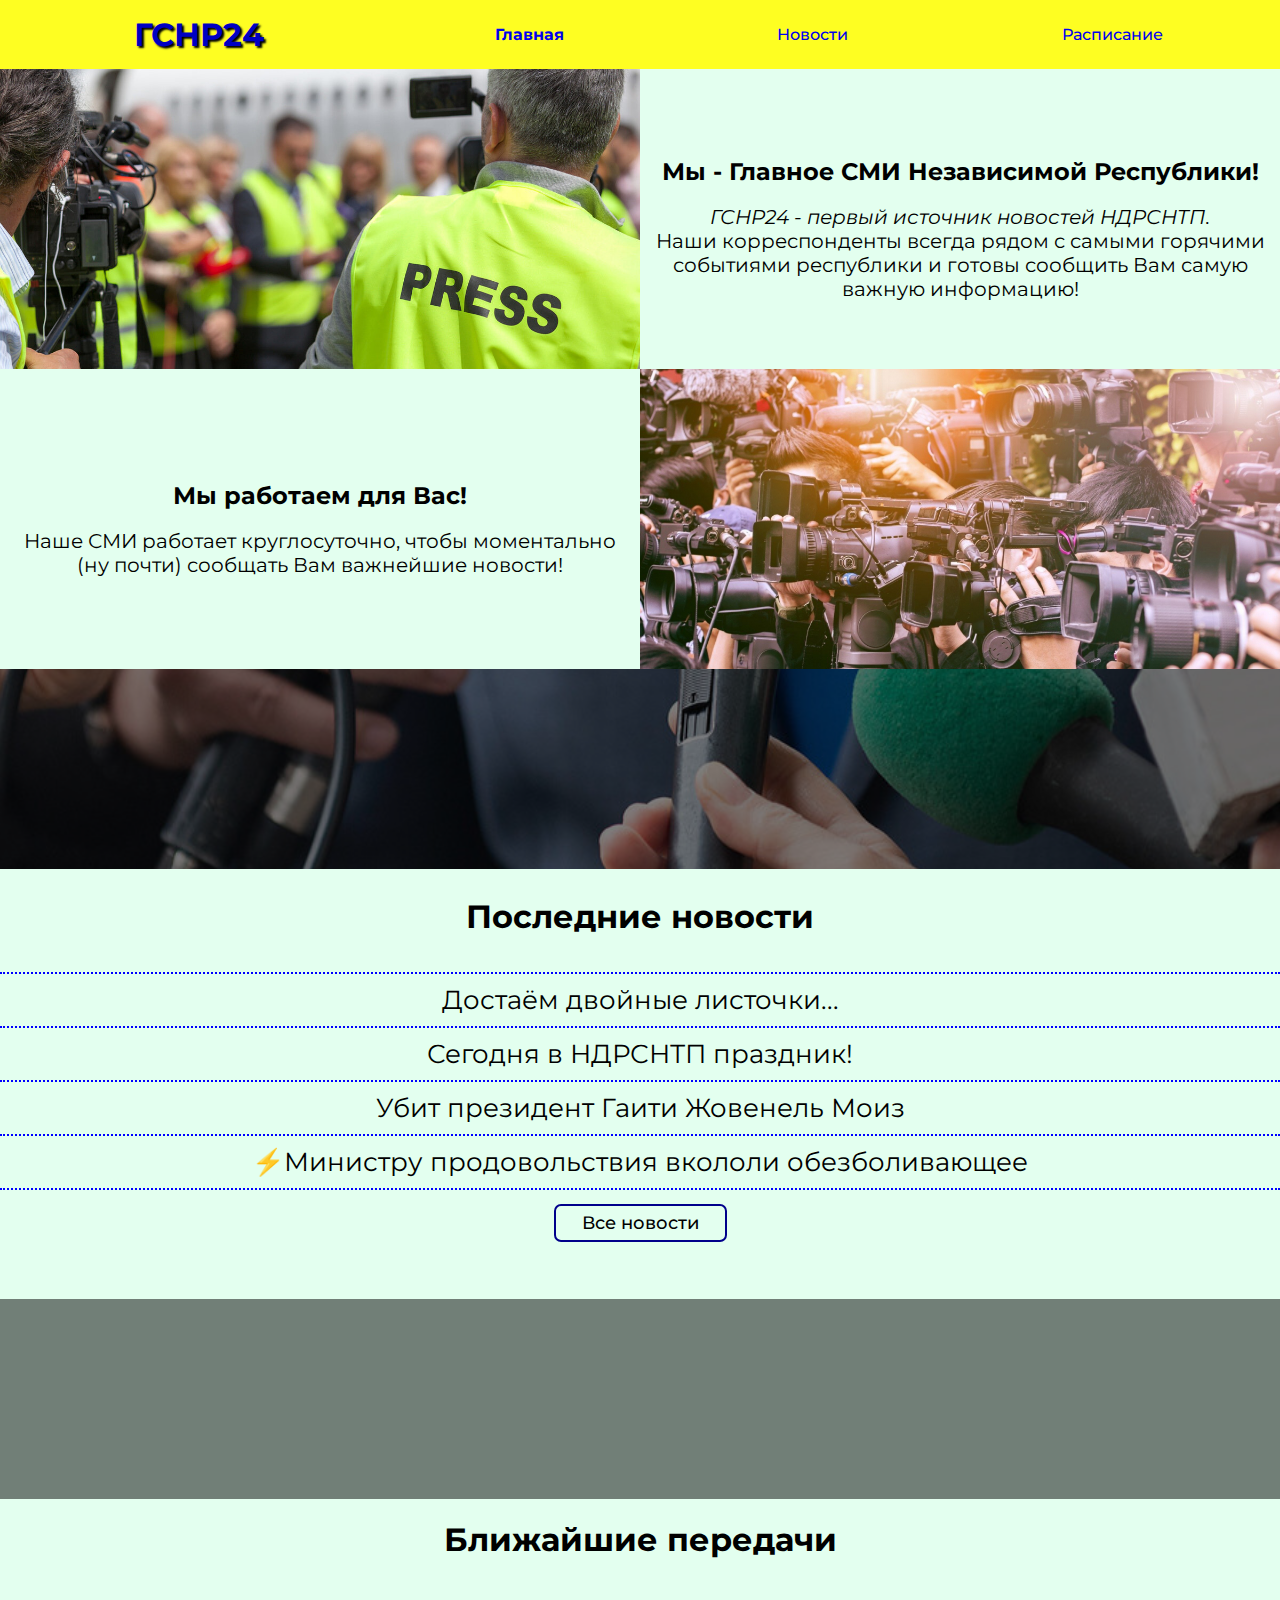
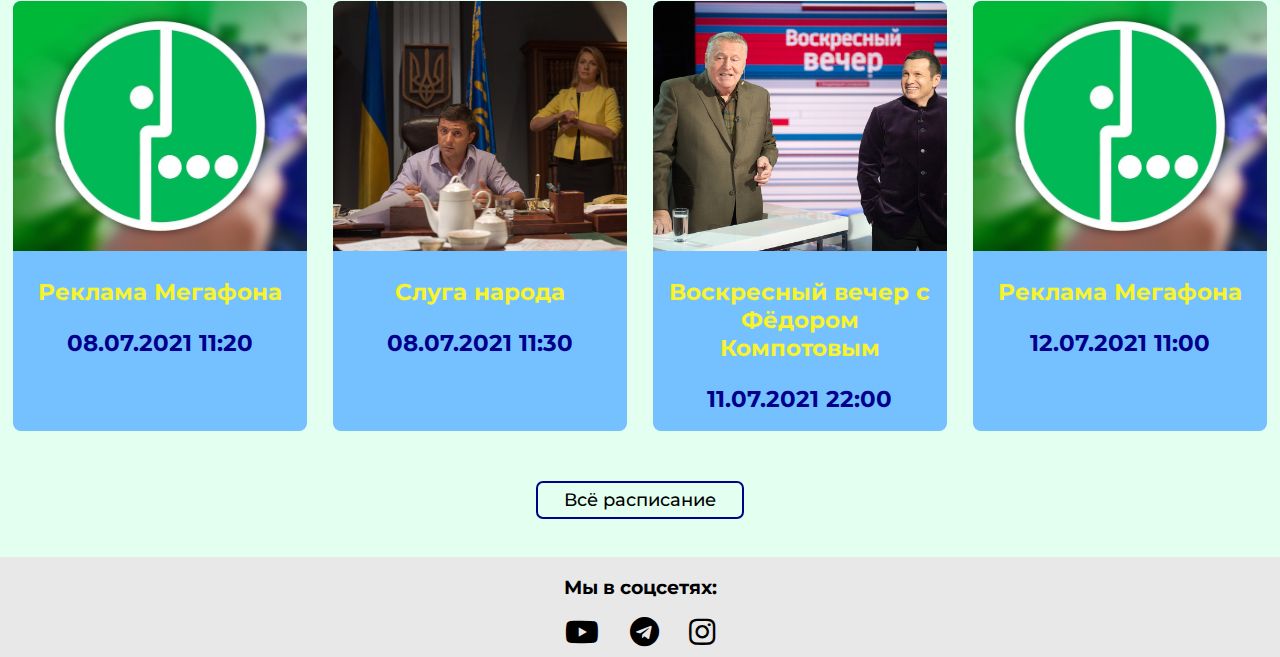
<file: gsnr/index.html>
<!DOCTYPE html>
<html>
    <head>
        <link rel="preconnect" href="https://fonts.googleapis.com">
        <link rel="preconnect" href="https://fonts.gstatic.com" crossorigin>
        <link href="https://fonts.googleapis.com/css2?family=Montserrat:ital,wght@0,100;0,200;0,300;0,400;0,500;0,600;0,700;0,800;0,900;1,100;1,200;1,300;1,400;1,500;1,600;1,700;1,800;1,900&display=swap" rel="stylesheet">
        <link rel="stylesheet" href="css/style.css">
        <link rel="stylesheet" href="https://use.fontawesome.com/releases/v5.2.0/css/all.css">
        <meta name="viewport" content="width=device-width, initial-scale=1">
        <title>ГСНР24: Главная</title>
    </head>
    <body>
        <header>
            <h1 class="curpointer" onclick="location.href='index.html'">ГСНР24</h1>
            <div class="main-menu">
                <a href="index.html" class="cur-item">Главная</a>
                <a href="news.html">Новости</a>
                <a href="schedule.html">Расписание</a>
            </div>
        </header>
        <main>
            <div class="cont">
                <div class="elem main-img">
                </div>
                <div class="elem">
                    <h2>Мы - Главное СМИ Независимой Республики!</h2>
                    <p><i>ГСНР24 - первый источник новостей НДРСНТП.</i></p><p>Наши корреспонденты всегда рядом с самыми горячими событиями республики и готовы сообщить Вам самую важную информацию!</p>
                </div>
            </div>
            <div class="cont reverse">
                <div class="elem">
                    <h2>Мы работаем для Вас!</h2>
                    <p>Наше СМИ работает круглосуточно, чтобы моментально (ну почти) сообщать Вам важнейшие новости!</p>
                </div>
                <div class="elem alltime-img">
                </div>
            </div>
            <div class="parallax" id="interviews"><div></div></div>
            <div id="lastNews">
                <h1>Последние новости</h1>
                <div class="newsCont">
                    <p onclick="location.href='articles/egeorkr.html'" class="bordertop">Достаём двойные листочки...</p>
                    <p onclick="location.href='article-3.html'">Сегодня в НДРСНТП праздник!</p>
                    <p onclick="location.href='article-2.html'">Убит президент Гаити Жовенель Моиз</p>
                    <p onclick="location.href='article-1.html'">⚡️Министру продовольствия вкололи обезболивающее</p>
                </div>
                <p class="btn" onclick="location.href='news.html'">Все новости</p>
            </div>
            <div class="parallax" id="tvs"><div></div></div>
            <div id="scheduleCont">
                <h1>Ближайшие передачи</h1>
                <div id="schedule-div">
                    <div class="schedule-card">
                        <div class="schedule-img megafon">
                        </div>
                        <div class="schedule-descr">
                            <p>Реклама Мегафона</p>
                            <p class="time-and-date">08.07.2021 11:20</p>
                        </div>
                    </div>
                    <div class="schedule-card">
                        <div class="schedule-img sluga">
                        </div>
                        <div class="schedule-descr">
                            <p>Слуга народа</p>
                            <p class="time-and-date">08.07.2021 11:30</p>
                        </div>
                    </div>
                    <div class="schedule-card">
                        <div class="schedule-img vvsfk">
                        </div>
                        <div class="schedule-descr">
                            <p>Воскресный вечер c Фёдором Компотовым</p>
                            <p class="time-and-date">11.07.2021 22:00</p>
                        </div>
                    </div>
                    <div class="schedule-card">
                        <div class="schedule-img megafon">
                        </div>
                        <div class="schedule-descr">
                            <p>Реклама Мегафона</p>
                            <p class="time-and-date">12.07.2021 11:00</p>
                        </div>
                    </div>
                </div>
                <p class="btn" onclick="location.href='schedule.html'">Всё расписание</p>
            </div>
            <div id="translation">
            </div>
        </main>
        <footer>
            <h3>Мы в соцсетях:</h3>
            <div class="icons-cont">
                <i title="YouTube" onclick="location.href='https://www.youtube.com/channel/UC6ONPHxKbgxLmtXpP44xqIg/'" class="fab fa-youtube social-icon"></i>
                <i title="Telegram" onclick="location.href='https://t.me/joinchat/7MdQAcQ_BIllNDgy'" class="fab fa-telegram social-icon"></i>
                <i title="Instagram" onclick="location.href='https://www.instagram.com/ndrsntp/'" class="fab fa-instagram social-icon"></i>
            </div>
        </footer>
    </body>
</html>
</file>
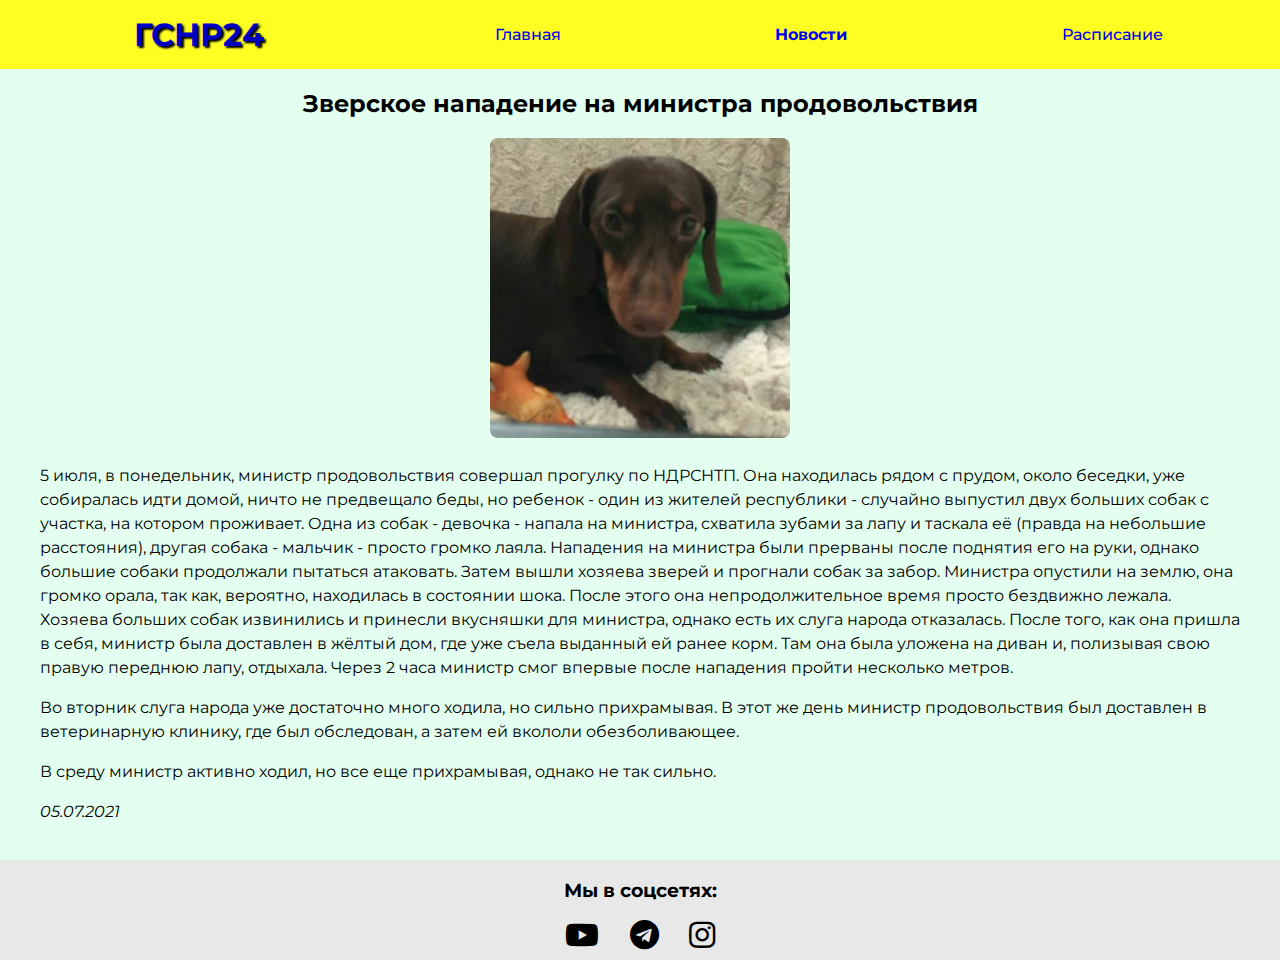
<file: gsnr/article-1.html>
<!DOCTYPE html>
<html>
    <head>
        <link rel="preconnect" href="https://fonts.googleapis.com">
        <link rel="preconnect" href="https://fonts.gstatic.com" crossorigin>
        <link href="https://fonts.googleapis.com/css2?family=Montserrat:ital,wght@0,100;0,200;0,300;0,400;0,500;0,600;0,700;0,800;0,900;1,100;1,200;1,300;1,400;1,500;1,600;1,700;1,800;1,900&display=swap" rel="stylesheet">
        <link rel="stylesheet" href="css/style.css">
        <link rel="stylesheet" href="https://use.fontawesome.com/releases/v5.2.0/css/all.css">
        <meta name="viewport" content="width=device-width, initial-scale=1">
        <title>ГСНР24: Новости</title>
    </head>
    <body>
        <header>
            <h1 class="curpointer" onclick="location.href='index.html'">ГСНР24</h1>
            <div class="main-menu">
                <a href="index.html">Главная</a>
                <a href="news.html" class="cur-item">Новости</a>
                <a href="schedule.html">Расписание</a>
            </div>
        </header>
        <main class="news-main">
            <h2>Зверское нападение на министра продовольствия</h2>
            <img class="news-img" src="img/jessi.jpg">
            <!-- <p class="article"><i class="fas fa-lock icon"></i><i> Статья дополняется и будет доступна после передачи "Воскресный Вечер с Фёдором Компотовым"</i></p> -->
            <div class="article">
                <p>5 июля, в понедельник, министр продовольствия совершал прогулку по НДРСНТП. Она находилась рядом с прудом, около беседки, уже собиралась идти домой, ничто не предвещало беды, но ребенок -  один из жителей республики - случайно выпустил двух больших собак с участка, на котором проживает. Одна из собак - девочка - напала на министра, схватила зубами за лапу и таскала её (правда на небольшие расстояния), другая собака - мальчик - просто громко лаяла. Нападения на министра были прерваны после поднятия его на руки, однако большие собаки продолжали пытаться атаковать. Затем вышли хозяева зверей и прогнали собак за забор. Министра опустили на землю, она громко орала, так как, вероятно, находилась в состоянии шока. После этого она непродолжительное время просто бездвижно лежала. Хозяева больших собак извинились и принесли вкусняшки для министра, однако есть их слуга народа отказалась. После того, как она пришла в себя, министр была доставлен в жёлтый дом, где уже съела выданный ей ранее корм. Там она была уложена на диван и, полизывая свою правую переднюю лапу, отдыхала. Через 2 часа министр смог впервые после нападения пройти несколько метров.</p>
                <p>Во вторник слуга народа уже достаточно много ходила, но сильно прихрамывая. В этот же день министр продовольствия был доставлен в ветеринарную клинику, где был обследован, а затем ей вкололи обезболивающее.</p>
                <p>В среду министр активно ходил, но все еще прихрамывая, однако не так сильно.</p>
                <p><i>05.07.2021</i></p>
            </div>
        </main>
        <footer>
            <h3>Мы в соцсетях:</h3>
            <div class="icons-cont">
                <i title="YouTube" onclick="location.href='https://www.youtube.com/channel/UC6ONPHxKbgxLmtXpP44xqIg/'" class="fab fa-youtube social-icon"></i>
                <i title="Telegram" onclick="location.href='https://t.me/joinchat/7MdQAcQ_BIllNDgy'" class="fab fa-telegram social-icon"></i>
                <i title="Instagram" onclick="location.href='https://www.instagram.com/ndrsntp/'" class="fab fa-instagram social-icon"></i>
            </div>
        </footer>
    </body>
</html>
</file>
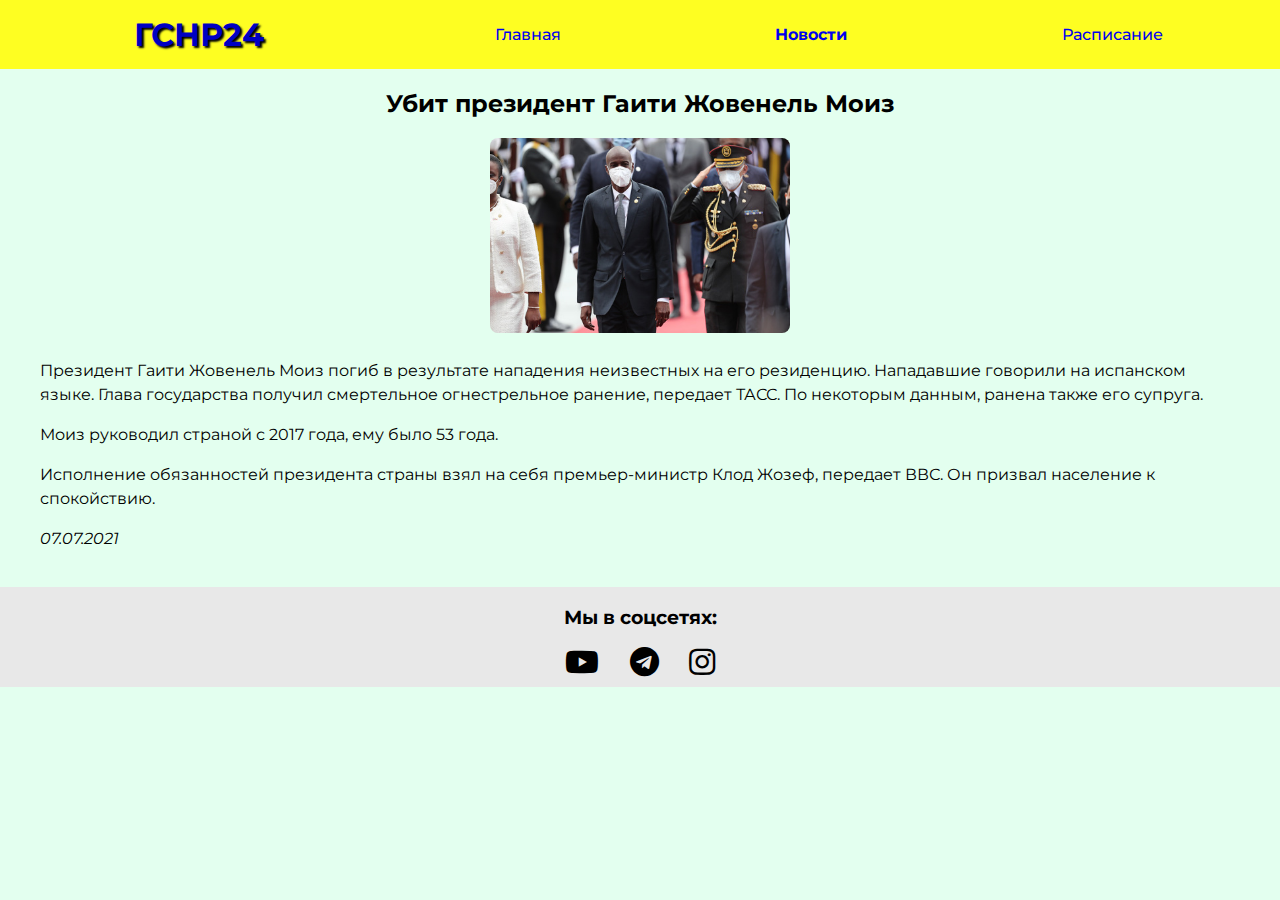
<file: gsnr/article-2.html>
<!DOCTYPE html>
<html>
    <head>
        <link rel="preconnect" href="https://fonts.googleapis.com">
        <link rel="preconnect" href="https://fonts.gstatic.com" crossorigin>
        <link href="https://fonts.googleapis.com/css2?family=Montserrat:ital,wght@0,100;0,200;0,300;0,400;0,500;0,600;0,700;0,800;0,900;1,100;1,200;1,300;1,400;1,500;1,600;1,700;1,800;1,900&display=swap" rel="stylesheet">
        <link rel="stylesheet" href="css/style.css">
        <link rel="stylesheet" href="https://use.fontawesome.com/releases/v5.2.0/css/all.css">
        <meta name="viewport" content="width=device-width, initial-scale=1">
        <title>ГСНР24: Новости</title>
    </head>
    <body>
        <header>
            <h1 class="curpointer" onclick="location.href='index.html'">ГСНР24</h1>
            <div class="main-menu">
                <a href="index.html">Главная</a>
                <a href="news.html" class="cur-item">Новости</a>
                <a href="schedule.html">Расписание</a>
            </div>
        </header>
        <main class="news-main">
            <h2>Убит президент Гаити Жовенель Моиз</h2>
            <img class="news-img" src="img/presidentgaiti.jpg">
            <div class="article">
                <p>Президент Гаити Жовенель Моиз погиб в результате нападения неизвестных на его резиденцию. Нападавшие говорили на испанском языке. Глава государства получил смертельное огнестрельное ранение, передает ТАСС. По некоторым данным, ранена также его супруга.</p>
                <p>Моиз руководил страной с 2017 года, ему было 53 года.</p>
                <p>Исполнение обязанностей президента страны взял на себя премьер-министр Клод Жозеф, передает ВВС. Он призвал население к спокойствию.</p>
                <p><i>07.07.2021</i></p>
            </div>
        </main>
        <footer>
            <h3>Мы в соцсетях:</h3>
            <div class="icons-cont">
                <i title="YouTube" onclick="location.href='https://www.youtube.com/channel/UC6ONPHxKbgxLmtXpP44xqIg/'" class="fab fa-youtube social-icon"></i>
                <i title="Telegram" onclick="location.href='https://t.me/joinchat/7MdQAcQ_BIllNDgy'" class="fab fa-telegram social-icon"></i>
                <i title="Instagram" onclick="location.href='https://www.instagram.com/ndrsntp/'" class="fab fa-instagram social-icon"></i>
            </div>
        </footer>
    </body>
</html>
</file>
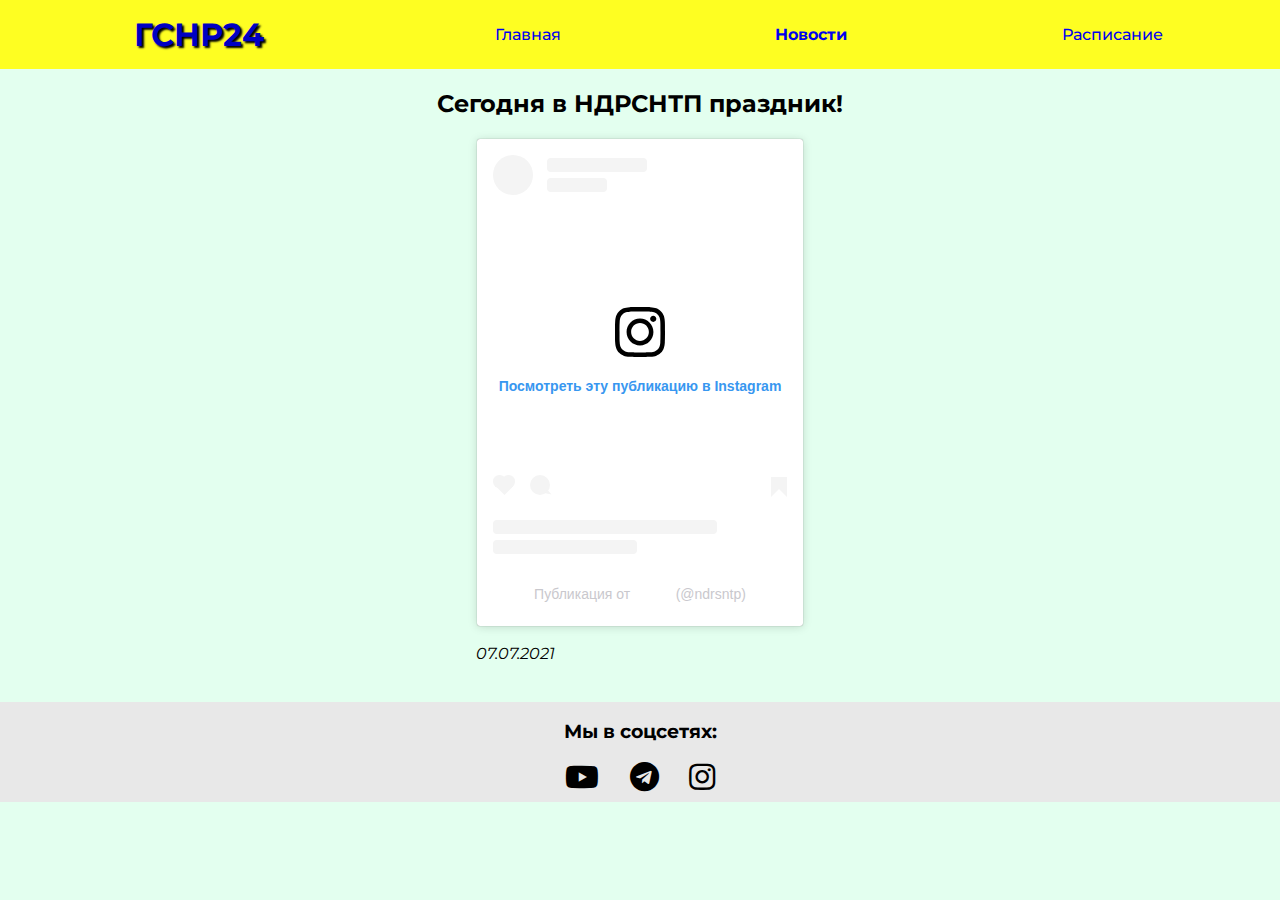
<file: gsnr/article-3.html>
<!DOCTYPE html>
<html>
    <head>
        <link rel="preconnect" href="https://fonts.googleapis.com">
        <link rel="preconnect" href="https://fonts.gstatic.com" crossorigin>
        <link href="https://fonts.googleapis.com/css2?family=Montserrat:ital,wght@0,100;0,200;0,300;0,400;0,500;0,600;0,700;0,800;0,900;1,100;1,200;1,300;1,400;1,500;1,600;1,700;1,800;1,900&display=swap" rel="stylesheet">
        <link rel="stylesheet" href="css/style.css">
        <link rel="stylesheet" href="https://use.fontawesome.com/releases/v5.2.0/css/all.css">
        <meta name="viewport" content="width=device-width, initial-scale=1">
        <title>ГСНР24: Новости</title>
    </head>
    <body>
        <header>
            <h1 class="curpointer" onclick="location.href='index.html'">ГСНР24</h1>
            <div class="main-menu">
                <a href="index.html">Главная</a>
                <a href="news.html" class="cur-item">Новости</a>
                <a href="schedule.html">Расписание</a>
            </div>
        </header>
        <main class="news-main">
            <h2>Сегодня в НДРСНТП праздник!</h2>
            <div class="article">
                <blockquote class="instagram-media" data-instgrm-captioned data-instgrm-permalink="https://www.instagram.com/p/CRCRJb5BhR7/?utm_source=ig_embed&amp;utm_campaign=loading" data-instgrm-version="13" style=" background:#FFF; border:0; border-radius:3px; box-shadow:0 0 1px 0 rgba(0,0,0,0.5),0 1px 10px 0 rgba(0,0,0,0.15); margin: 1px; max-width:540px; min-width:326px; padding:0; width:99.375%; width:-webkit-calc(100% - 2px); width:calc(100% - 2px);"><div style="padding:16px;"> <a href="https://www.instagram.com/p/CRCRJb5BhR7/?utm_source=ig_embed&amp;utm_campaign=loading" style=" background:#FFFFFF; line-height:0; padding:0 0; text-align:center; text-decoration:none; width:100%;" target="_blank"> <div style=" display: flex; flex-direction: row; align-items: center;"> <div style="background-color: #F4F4F4; border-radius: 50%; flex-grow: 0; height: 40px; margin-right: 14px; width: 40px;"></div> <div style="display: flex; flex-direction: column; flex-grow: 1; justify-content: center;"> <div style=" background-color: #F4F4F4; border-radius: 4px; flex-grow: 0; height: 14px; margin-bottom: 6px; width: 100px;"></div> <div style=" background-color: #F4F4F4; border-radius: 4px; flex-grow: 0; height: 14px; width: 60px;"></div></div></div><div style="padding: 19% 0;"></div> <div style="display:block; height:50px; margin:0 auto 12px; width:50px;"><svg width="50px" height="50px" viewBox="0 0 60 60" version="1.1" xmlns="https://www.w3.org/2000/svg" xmlns:xlink="https://www.w3.org/1999/xlink"><g stroke="none" stroke-width="1" fill="none" fill-rule="evenodd"><g transform="translate(-511.000000, -20.000000)" fill="#000000"><g><path d="M556.869,30.41 C554.814,30.41 553.148,32.076 553.148,34.131 C553.148,36.186 554.814,37.852 556.869,37.852 C558.924,37.852 560.59,36.186 560.59,34.131 C560.59,32.076 558.924,30.41 556.869,30.41 M541,60.657 C535.114,60.657 530.342,55.887 530.342,50 C530.342,44.114 535.114,39.342 541,39.342 C546.887,39.342 551.658,44.114 551.658,50 C551.658,55.887 546.887,60.657 541,60.657 M541,33.886 C532.1,33.886 524.886,41.1 524.886,50 C524.886,58.899 532.1,66.113 541,66.113 C549.9,66.113 557.115,58.899 557.115,50 C557.115,41.1 549.9,33.886 541,33.886 M565.378,62.101 C565.244,65.022 564.756,66.606 564.346,67.663 C563.803,69.06 563.154,70.057 562.106,71.106 C561.058,72.155 560.06,72.803 558.662,73.347 C557.607,73.757 556.021,74.244 553.102,74.378 C549.944,74.521 548.997,74.552 541,74.552 C533.003,74.552 532.056,74.521 528.898,74.378 C525.979,74.244 524.393,73.757 523.338,73.347 C521.94,72.803 520.942,72.155 519.894,71.106 C518.846,70.057 518.197,69.06 517.654,67.663 C517.244,66.606 516.755,65.022 516.623,62.101 C516.479,58.943 516.448,57.996 516.448,50 C516.448,42.003 516.479,41.056 516.623,37.899 C516.755,34.978 517.244,33.391 517.654,32.338 C518.197,30.938 518.846,29.942 519.894,28.894 C520.942,27.846 521.94,27.196 523.338,26.654 C524.393,26.244 525.979,25.756 528.898,25.623 C532.057,25.479 533.004,25.448 541,25.448 C548.997,25.448 549.943,25.479 553.102,25.623 C556.021,25.756 557.607,26.244 558.662,26.654 C560.06,27.196 561.058,27.846 562.106,28.894 C563.154,29.942 563.803,30.938 564.346,32.338 C564.756,33.391 565.244,34.978 565.378,37.899 C565.522,41.056 565.552,42.003 565.552,50 C565.552,57.996 565.522,58.943 565.378,62.101 M570.82,37.631 C570.674,34.438 570.167,32.258 569.425,30.349 C568.659,28.377 567.633,26.702 565.965,25.035 C564.297,23.368 562.623,22.342 560.652,21.575 C558.743,20.834 556.562,20.326 553.369,20.18 C550.169,20.033 549.148,20 541,20 C532.853,20 531.831,20.033 528.631,20.18 C525.438,20.326 523.257,20.834 521.349,21.575 C519.376,22.342 517.703,23.368 516.035,25.035 C514.368,26.702 513.342,28.377 512.574,30.349 C511.834,32.258 511.326,34.438 511.181,37.631 C511.035,40.831 511,41.851 511,50 C511,58.147 511.035,59.17 511.181,62.369 C511.326,65.562 511.834,67.743 512.574,69.651 C513.342,71.625 514.368,73.296 516.035,74.965 C517.703,76.634 519.376,77.658 521.349,78.425 C523.257,79.167 525.438,79.673 528.631,79.82 C531.831,79.965 532.853,80.001 541,80.001 C549.148,80.001 550.169,79.965 553.369,79.82 C556.562,79.673 558.743,79.167 560.652,78.425 C562.623,77.658 564.297,76.634 565.965,74.965 C567.633,73.296 568.659,71.625 569.425,69.651 C570.167,67.743 570.674,65.562 570.82,62.369 C570.966,59.17 571,58.147 571,50 C571,41.851 570.966,40.831 570.82,37.631"></path></g></g></g></svg></div><div style="padding-top: 8px;"> <div style=" color:#3897f0; font-family:Arial,sans-serif; font-size:14px; font-style:normal; font-weight:550; line-height:18px;"> Посмотреть эту публикацию в Instagram</div></div><div style="padding: 12.5% 0;"></div> <div style="display: flex; flex-direction: row; margin-bottom: 14px; align-items: center;"><div> <div style="background-color: #F4F4F4; border-radius: 50%; height: 12.5px; width: 12.5px; transform: translateX(0px) translateY(7px);"></div> <div style="background-color: #F4F4F4; height: 12.5px; transform: rotate(-45deg) translateX(3px) translateY(1px); width: 12.5px; flex-grow: 0; margin-right: 14px; margin-left: 2px;"></div> <div style="background-color: #F4F4F4; border-radius: 50%; height: 12.5px; width: 12.5px; transform: translateX(9px) translateY(-18px);"></div></div><div style="margin-left: 8px;"> <div style=" background-color: #F4F4F4; border-radius: 50%; flex-grow: 0; height: 20px; width: 20px;"></div> <div style=" width: 0; height: 0; border-top: 2px solid transparent; border-left: 6px solid #f4f4f4; border-bottom: 2px solid transparent; transform: translateX(16px) translateY(-4px) rotate(30deg)"></div></div><div style="margin-left: auto;"> <div style=" width: 0px; border-top: 8px solid #F4F4F4; border-right: 8px solid transparent; transform: translateY(16px);"></div> <div style=" background-color: #F4F4F4; flex-grow: 0; height: 12px; width: 16px; transform: translateY(-4px);"></div> <div style=" width: 0; height: 0; border-top: 8px solid #F4F4F4; border-left: 8px solid transparent; transform: translateY(-4px) translateX(8px);"></div></div></div> <div style="display: flex; flex-direction: column; flex-grow: 1; justify-content: center; margin-bottom: 24px;"> <div style=" background-color: #F4F4F4; border-radius: 4px; flex-grow: 0; height: 14px; margin-bottom: 6px; width: 224px;"></div> <div style=" background-color: #F4F4F4; border-radius: 4px; flex-grow: 0; height: 14px; width: 144px;"></div></div></a><p style=" color:#c9c8cd; font-family:Arial,sans-serif; font-size:14px; line-height:17px; margin-bottom:0; margin-top:8px; overflow:hidden; padding:8px 0 7px; text-align:center; text-overflow:ellipsis; white-space:nowrap;"><a href="https://www.instagram.com/p/CRCRJb5BhR7/?utm_source=ig_embed&amp;utm_campaign=loading" style=" color:#c9c8cd; font-family:Arial,sans-serif; font-size:14px; font-style:normal; font-weight:normal; line-height:17px; text-decoration:none;" target="_blank">Публикация от ⠀ ⠀ ⠀ (@ndrsntp)</a></p></div></blockquote> <script async src="//www.instagram.com/embed.js"></script>
                <p><i>07.07.2021</i></p>
            </div>
        </main>
        <footer>
            <h3>Мы в соцсетях:</h3>
            <div class="icons-cont">
                <i title="YouTube" onclick="location.href='https://www.youtube.com/channel/UC6ONPHxKbgxLmtXpP44xqIg/'" class="fab fa-youtube social-icon"></i>
                <i title="Telegram" onclick="location.href='https://t.me/joinchat/7MdQAcQ_BIllNDgy'" class="fab fa-telegram social-icon"></i>
                <i title="Instagram" onclick="location.href='https://www.instagram.com/ndrsntp/'" class="fab fa-instagram social-icon"></i>
            </div>
        </footer>
    </body>
</html>
</file>
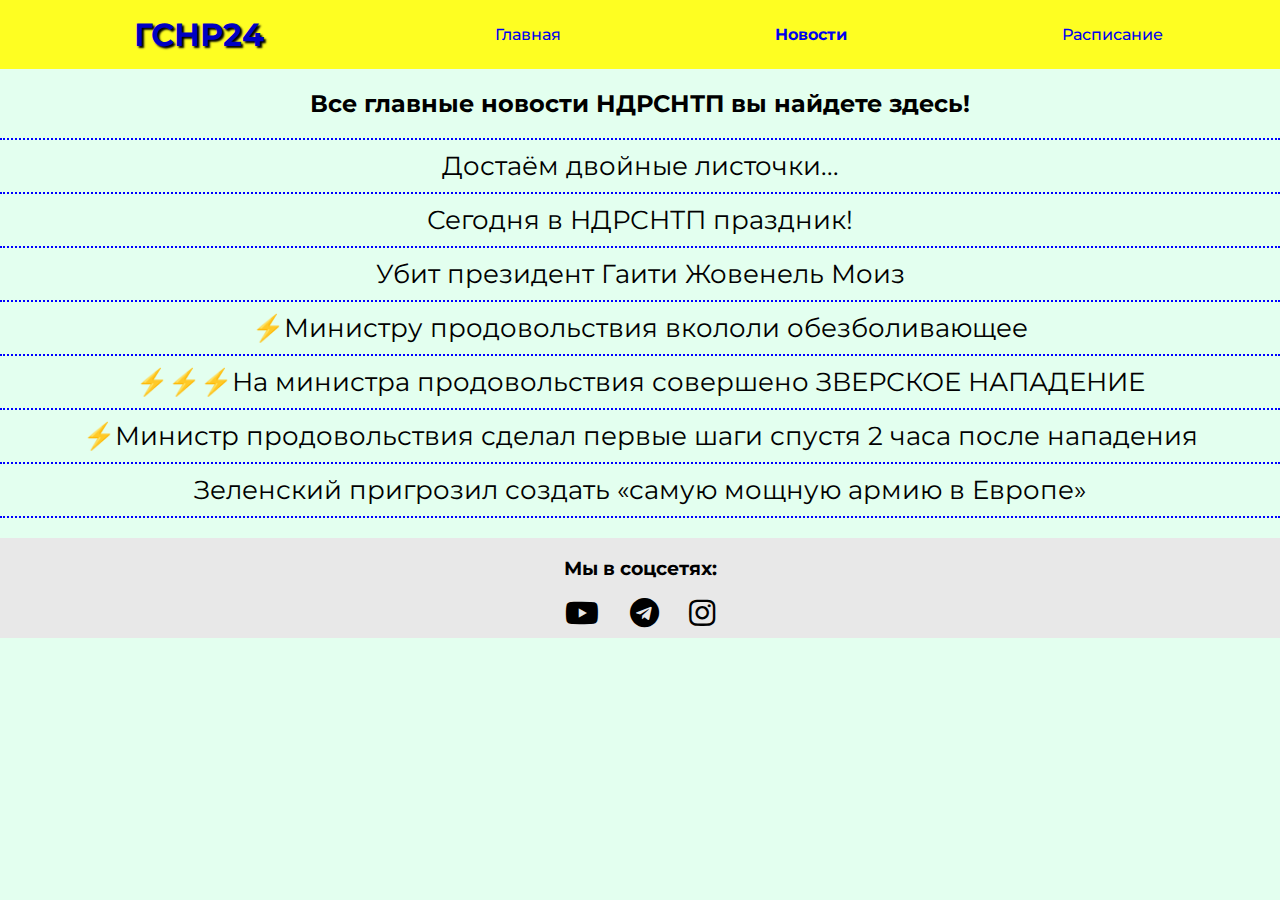
<file: gsnr/news.html>
<!DOCTYPE html>
<html>
    <head>
        <link rel="preconnect" href="https://fonts.googleapis.com">
        <link rel="preconnect" href="https://fonts.gstatic.com" crossorigin>
        <link href="https://fonts.googleapis.com/css2?family=Montserrat:ital,wght@0,100;0,200;0,300;0,400;0,500;0,600;0,700;0,800;0,900;1,100;1,200;1,300;1,400;1,500;1,600;1,700;1,800;1,900&display=swap" rel="stylesheet">
        <link rel="stylesheet" href="css/style.css">
        <link rel="stylesheet" href="https://use.fontawesome.com/releases/v5.2.0/css/all.css">
        <meta name="viewport" content="width=device-width, initial-scale=1">
        <title>ГСНР24: Новости</title>
    </head>
    <body>
        <header>
            <h1 class="curpointer" onclick="location.href='index.html'">ГСНР24</h1>
            <div class="main-menu">
                <a href="index.html">Главная</a>
                <a href="news.html" class="cur-item">Новости</a>
                <a href="schedule.html">Расписание</a>
            </div>
        </header>
        <main class="news-main">
            <h2>Все главные новости НДРCНТП вы найдете здесь!</h2>
            <div class="newsCont">
                <p onclick="location.href='articles/egeorkr.html'" class="bordertop">Достаём двойные листочки...</p>
                <p onclick="location.href='article-3.html'">Сегодня в НДРСНТП праздник!</p>
                <p onclick="location.href='article-2.html'">Убит президент Гаити Жовенель Моиз</p>
                <p onclick="location.href='article-1.html'">⚡️Министру продовольствия вкололи обезболивающее</p>
                <p onclick="location.href='article-1.html'">⚡️⚡️⚡️На министра продовольствия совершено ЗВЕРСКОЕ НАПАДЕНИЕ</p>
                <p onclick="location.href='article-1.html'">⚡️Министр продовольствия сделал первые шаги спустя 2 часа после нападения</p>
                <p>Зеленский пригрозил создать «самую мощную армию в Европе»</p>
            </div>
        </main>
        <footer>
            <h3>Мы в соцсетях:</h3>
            <div class="icons-cont">
                <i title="YouTube" onclick="location.href='https://www.youtube.com/channel/UC6ONPHxKbgxLmtXpP44xqIg/'" class="fab fa-youtube social-icon"></i>
                <i title="Telegram" onclick="location.href='https://t.me/joinchat/7MdQAcQ_BIllNDgy'" class="fab fa-telegram social-icon"></i>
                <i title="Instagram" onclick="location.href='https://www.instagram.com/ndrsntp/'" class="fab fa-instagram social-icon"></i>
            </div>
        </footer>
    </body>
</html>
</file>
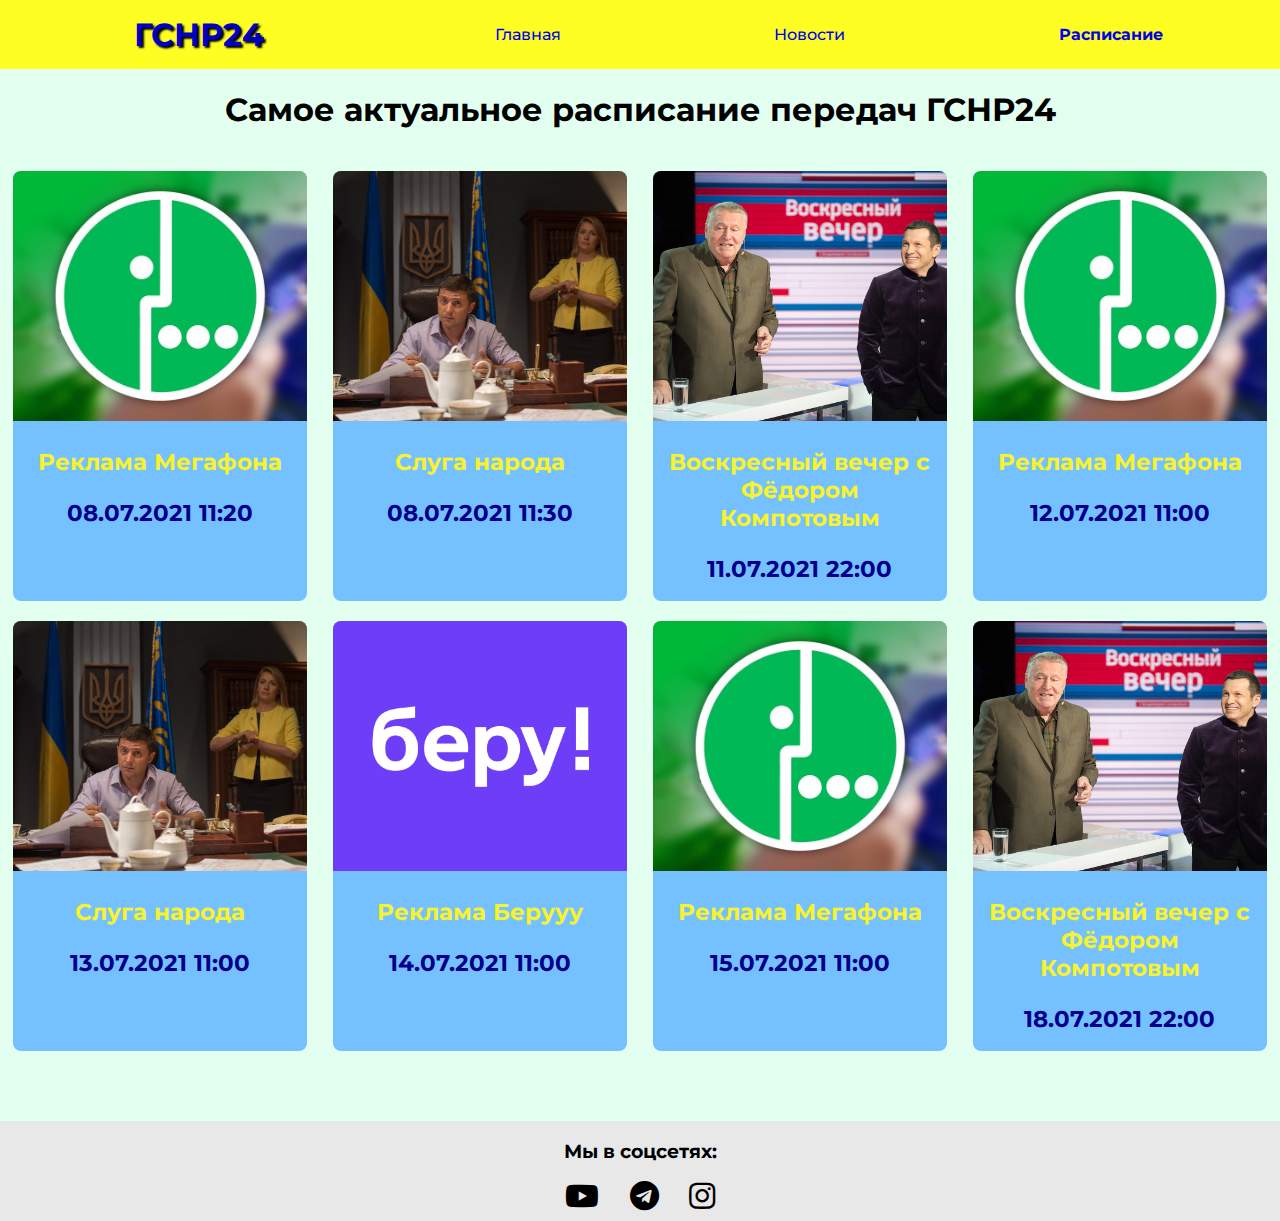
<file: gsnr/schedule.html>
<!DOCTYPE html>
<html>
    <head>
        <link rel="preconnect" href="https://fonts.googleapis.com">
        <link rel="preconnect" href="https://fonts.gstatic.com" crossorigin>
        <link href="https://fonts.googleapis.com/css2?family=Montserrat:ital,wght@0,100;0,200;0,300;0,400;0,500;0,600;0,700;0,800;0,900;1,100;1,200;1,300;1,400;1,500;1,600;1,700;1,800;1,900&display=swap" rel="stylesheet">
        <link rel="stylesheet" href="css/style.css">
        <link rel="stylesheet" href="https://use.fontawesome.com/releases/v5.2.0/css/all.css">
        <meta name="viewport" content="width=device-width, initial-scale=1">
        <title>ГСНР24: Расписание передач</title>
    </head>
    <body>
        <header>
            <h1 class="curpointer" onclick="location.href='index.html'">ГСНР24</h1>
            <div class="main-menu">
                <a href="index.html">Главная</a>
                <a href="news.html">Новости</a>
                <a href="schedule.html" class="cur-item">Расписание</a>
            </div>
        </header>
        <main>
            <div id="scheduleCont">
                <h1>Самое актуальное расписание передач ГСНР24</h1>
                <div id="schedule-div">
                    <div class="schedule-card">
                        <div class="schedule-img megafon">
                        </div>
                        <div class="schedule-descr">
                            <p>Реклама Мегафона</p>
                            <p class="time-and-date">08.07.2021 11:20</p>
                        </div>
                    </div>
                    <div class="schedule-card">
                        <div class="schedule-img sluga">
                        </div>
                        <div class="schedule-descr">
                            <p>Слуга народа</p>
                            <p class="time-and-date">08.07.2021 11:30</p>
                        </div>
                    </div>
                    <div class="schedule-card">
                        <div class="schedule-img vvsfk">
                        </div>
                        <div class="schedule-descr">
                            <p>Воскресный вечер c Фёдором Компотовым</p>
                            <p class="time-and-date">11.07.2021 22:00</p>
                        </div>
                    </div>
                    <div class="schedule-card">
                        <div class="schedule-img megafon">
                        </div>
                        <div class="schedule-descr">
                            <p>Реклама Мегафона</p>
                            <p class="time-and-date">12.07.2021 11:00</p>
                        </div>
                    </div>
                    <div class="schedule-card">
                        <div class="schedule-img sluga">
                        </div>
                        <div class="schedule-descr">
                            <p>Слуга народа</p>
                            <p class="time-and-date">13.07.2021 11:00</p>
                        </div>
                    </div>
                    <div class="schedule-card">
                        <div class="schedule-img beru">
                        </div>
                        <div class="schedule-descr">
                            <p>Реклама Берууу</p>
                            <p class="time-and-date">14.07.2021 11:00</p>
                        </div>
                    </div>
                    <div class="schedule-card">
                        <div class="schedule-img megafon">
                        </div>
                        <div class="schedule-descr">
                            <p>Реклама Мегафона</p>
                            <p class="time-and-date">15.07.2021 11:00</p>
                        </div>
                    </div>
                    <div class="schedule-card">
                        <div class="schedule-img vvsfk">
                        </div>
                        <div class="schedule-descr">
                            <p>Воскресный вечер c Фёдором Компотовым</p>
                            <p class="time-and-date">18.07.2021 22:00</p>
                        </div>
                    </div>
                </div>
        </main>
        <footer>
            <h3>Мы в соцсетях:</h3>
            <div class="icons-cont">
                <i title="YouTube" onclick="location.href='https://www.youtube.com/channel/UC6ONPHxKbgxLmtXpP44xqIg/'" class="fab fa-youtube social-icon"></i>
                <i title="Telegram" onclick="location.href='https://t.me/joinchat/7MdQAcQ_BIllNDgy'" class="fab fa-telegram social-icon"></i>
                <i title="Instagram" onclick="location.href='https://www.instagram.com/ndrsntp/'" class="fab fa-instagram social-icon"></i>
            </div>
        </footer>
    </body>
</html>
</file>
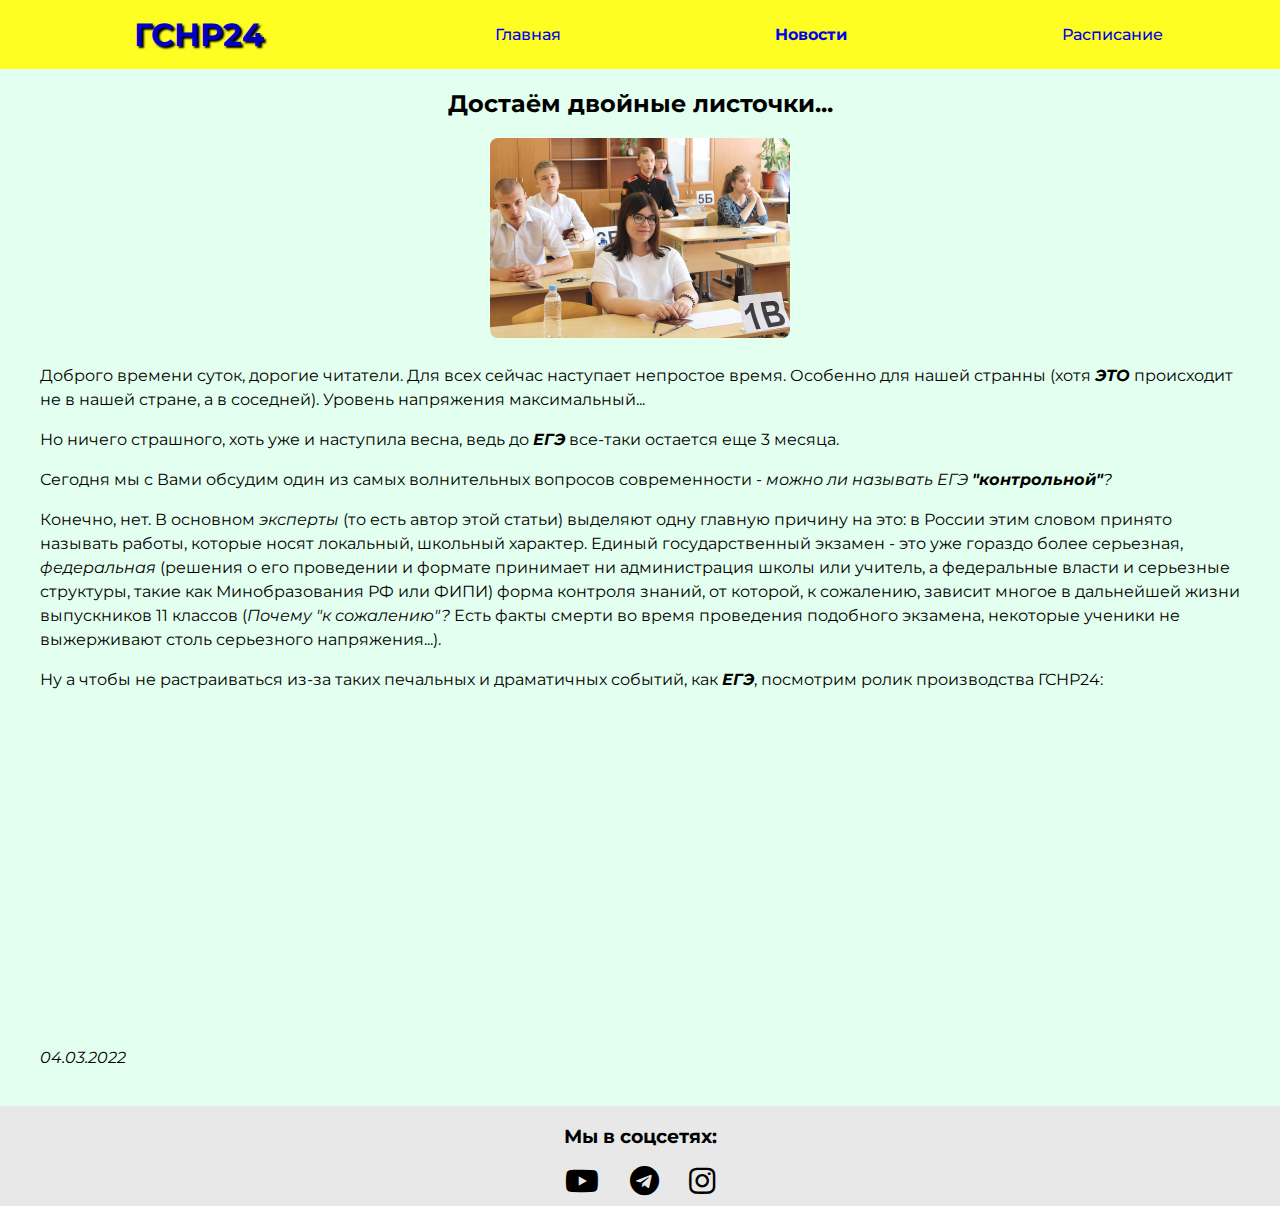
<file: gsnr/articles/egeorkr.html>
<!DOCTYPE html>
<html>
    <head>
        <link rel="preconnect" href="https://fonts.googleapis.com">
        <link rel="preconnect" href="https://fonts.gstatic.com" crossorigin>
        <link href="https://fonts.googleapis.com/css2?family=Montserrat:ital,wght@0,100;0,200;0,300;0,400;0,500;0,600;0,700;0,800;0,900;1,100;1,200;1,300;1,400;1,500;1,600;1,700;1,800;1,900&display=swap" rel="stylesheet">
        <link rel="stylesheet" href="../css/style.css">
        <link rel="stylesheet" href="https://use.fontawesome.com/releases/v5.2.0/css/all.css">
        <meta name="viewport" content="width=device-width, initial-scale=1">
        <title>ГСНР24: Новости</title>
    </head>
    <body>
        <header>
            <h1 class="curpointer" onclick="location.href='index.html'">ГСНР24</h1>
            <div class="main-menu">
                <a href="../index.html">Главная</a>
                <a href="../news.html" class="cur-item">Новости</a>
                <a href="../schedule.html">Расписание</a>
            </div>
        </header>
        <main class="news-main">
            <h2>Достаём двойные листочки...</h2>
            <img class="news-img" src="../img/ege.jfif">
            <div class="article">
                <p>Доброго времени суток, дорогие читатели. Для всех сейчас наступает непростое время. Особенно для нашей странны (хотя <b><i>ЭТО</i></b> происходит не в нашей стране, а в соседней). Уровень напряжения максимальный...</p>
                <p>Но ничего страшного, хоть уже и наступила весна, ведь до <b><i>ЕГЭ</i></b> все-таки остается еще 3 месяца.</p>
                <p>Сегодня мы с Вами обсудим один из самых волнительных вопросов современности - <i>можно ли называть ЕГЭ <b>"контрольной"</b>?</i></p>
                <p>Конечно, нет. В основном <i>эксперты</i> (то есть автор этой статьи) выделяют одну главную причину на это: в России этим словом принято называть работы, которые носят локальный, школьный характер. Единый государственный экзамен - это уже гораздо более серьезная, <i>федеральная</i> (решения о его проведении и формате принимает ни администрация школы или учитель, а федеральные власти и серьезные структуры, такие как Минобразования РФ или ФИПИ) форма контроля знаний, от которой, к сожалению, зависит многое в дальнейшей жизни выпускников 11 классов (<i>Почему "к сожалению"?</i> Есть факты смерти во время проведения подобного экзамена, некоторые ученики не выжерживают столь серьезного напряжения...).</p>
                <p>Ну а чтобы не растраиваться из-за таких печальных и драматичных событий, как <b><i>ЕГЭ</i></b>, посмотрим ролик производства ГСНР24:</p>
                <iframe width="560" height="315" src="https://www.youtube-nocookie.com/embed/Q7bFsqkw3h4" title="YouTube video player" frameborder="0" allow="accelerometer; autoplay; clipboard-write; encrypted-media; gyroscope; picture-in-picture" allowfullscreen></iframe>
                <p><i>04.03.2022</i></p>
            </div>
        </main>
        <footer>
            <h3>Мы в соцсетях:</h3>
            <div class="icons-cont">
                <i title="YouTube" onclick="location.href='https://www.youtube.com/channel/UC6ONPHxKbgxLmtXpP44xqIg/'" class="fab fa-youtube social-icon"></i>
                <i title="Telegram" onclick="location.href='https://t.me/joinchat/7MdQAcQ_BIllNDgy'" class="fab fa-telegram social-icon"></i>
                <i title="Instagram" onclick="location.href='https://www.instagram.com/ndrsntp/'" class="fab fa-instagram social-icon"></i>
            </div>
        </footer>
    </body>
</html>
</file>
<file: gsnr/css/style.css>
body {
    margin: 0;
    font-family: 'Montserrat';
    background-color: #e3ffef;
    width: 100%;
    box-sizing: border-box;
}
body header {
    display: flex;
    align-items: center;
    flex-wrap: nowrap;
    justify-content: center;
    box-sizing: border-box;
    width: 100%;
    background-color: #fefe22;
    padding: 15px 10px;
}
body header h1 {
    color: #0000c2;
    text-shadow: 2px 2px 2px black;
    margin: 0;
    width: 30%;
    text-align: center;
}
.main-menu {
    display: flex;
    width: 70%;
    justify-content: space-around;
    color: #2929ff;
    font-weight: 500;
}
.main-menu a {
    text-decoration: none;
}
.cur-item {
    font-weight: 700;
}
.main-menu a:visited {
    text-decoration: none;
    color: #2929ff;
}
.main-menu a:hover {
    text-decoration: none;
    color: #5c5cff;
}
.main-menu a:active {
    transform: scale(0.9);
    font-weight: 700;
}
main {
    display: flex;
    justify-content: center;
    flex-direction: column;
}
.cont {
    display: flex;
    justify-content: center;
    box-sizing: border-box;
    width: 100%;
    height: 300px;
}
.elem {
    box-sizing: border-box;
    width: 50%;
    display: flex;
    justify-content: center;
    flex-direction: column;
    align-items: center;
    text-align: center;
    padding: 10px;
}
.elem p {
    font-size: 20px;
    margin: 0;
}
.main-img {
    background-image: url("../img/main-photo.jfif");
    background-repeat: no-repeat;
    background-size: cover;
}
.alltime-img {
    background-image: url("../img/cams.jpg");
    background-repeat: no-repeat;
    background-size: cover;
}
.parallax {
    width: 100%;
    box-sizing: border-box;
    background-attachment: fixed;
    background-repeat: no-repeat;
    background-size: cover;
    background-position: center;
}
.parallax div {
    height: 200px;
    box-sizing: border-box;
    width: 100%;
    background-color: rgba(0,0,0,0.5);
}
#interviews {
    height: 200px;
    background-image: url("../img/parralax.jpg");
}
#lastNews {
    width: 100%;
    display: flex;
    box-sizing: border-box;
    justify-content: space-around;
    align-items: center;
    flex-direction: column;
    margin-bottom: 50px;
    height: 380px;
}
#lastNews h1 {
    text-align: center;
}
#lastNews .btn {
    text-align: center;
}
.newsCont {
    display: flex;
    align-items: center;
    justify-content: center;
    text-align: center;
    flex-direction: column;
    width: 100%;
    box-sizing: border-box;
}
.newsCont p {
    cursor: pointer;
    width: 100%;
    box-sizing: border-box;
    font-size: 26px;
    border-bottom: 2px dotted blue;
    margin: 0;
    padding: 10px 5px;
    text-align: center;
}
.newsCont p:hover {
    color: #666666;
}
.bordertop {
    border-top: 2px dotted blue;
}
#schedule-div {
    display: flex;
    justify-content: space-around;
    align-items: center;
    margin-bottom: 50px;
    flex-wrap: wrap;
    width: 100%;
}
.schedule-card {
    display: block;
    width: 23%;
    height: 430px;
    background-color: #75c1ff;
    border-radius: 8px;
    margin-top: 20px;
}
.schedule-img {
    background-image: url("../img/tv-prevision.jpg");
    background-position: center;
    background-size: cover;
    height: 250px;
    border-top-left-radius: 8px;
    border-top-right-radius: 8px;
}
.schedule-descr {
    text-align: center;
    color: #f8f32b;
    font-weight: 700;
    font-size: 23px;
    padding: 4px 7px;
}
.time-and-date {
    color:darkblue;
}
#scheduleCont {
    display: flex;
    justify-content: center;
    flex-direction: column;
    align-items: center;
    width: 100%;
    box-sizing: border-box;
}
.beru {
    background-image: url("../img/beru.jpg");
}
.vvsfk {
    background-image: url("../img/vvsk.jpg");
}
.glubiny {
    background-image: url("../img/glubiny.jpg");
}
#tvs {
    height: 200px;
    background-image: url("../img/kiselev.jfif");
}
.btn {
    display: inline-block;
    cursor: pointer;
    padding: 6px 26px;
    font-size: 18px;
    border-radius: 7px;
    margin: 0;
    border: 2px solid darkblue;
    font-weight: 500;
}
.btn:hover {
    background-color: yellow;
    border-color: yellow;
    color: darkblue
}
.btn:active {
    border-radius: 15px;
    transform: scale(0.9);
}
.link-btn {
    display: block;
    cursor: pointer;
    padding: 0;
    margin: 0;
    color: #1f8fff;
}
.link-btn:hover {
    color: #52a8ff
}
footer {
    margin-top: 20px;
    background-color: #e8e8e8;
    color: black;
    height: 100px;
    display: flex;
    align-items: center;
    flex-direction: column;
}
.curpointer {
    cursor: pointer;
}
.social-icon {
    cursor: pointer;
    font-size: 30px;
}
.icons-cont {
    width: 150px;
    display: flex;
    justify-content: space-between;
}
.news-main {
    display: flex;
    justify-content: center;
    flex-direction: column;
    align-items: center;
}
.article {
    margin: 0 40px;
    text-align: left;
    line-height: 1.5;
}
.news-img {
    width: 300px;
    margin-bottom: 10px;
    border-radius: 8px;
}
.icon {
    font-size: 30px;
}
.sluga {
    background-image: url("../img/sluganaroda.jpg");
}
.megafon {
    background-image: url("../img/megafon.jpg");
}
@media (max-width:1012px) {
    .schedule-card {
        width: 48%;
    }
}
@media (max-width:549px) {
    .schedule-card {
        width: 97%;
    }
}
@media (max-width:802px) {
    .cont {
        flex-direction: column;
        height: 350px;
    }
    .main-img, .alltime-img {
        height: 260px;
    }
    .elem {
        width: 100%;
    }
    .reverse {
        flex-direction: column-reverse;
    }
}
@media (max-width:524px) {
    .cont {
        height: 400px;
    }
    .main-img, .alltime-img {
        height: 310px;
    }
    #lastNews {
        height: 500px;
    }
    #scheduleCont h1{
        text-align: center;
    }
}
.news-main h2 {
    text-align: center;
}
#translation {
    text-align: center;
    margin-top: 18px;
}
@media (max-width:591px) {
    #translation iframe {
        width: 95%;
    }
}
@media (max-width:500px) {
    .main-menu {
        width: 100%;
    }
    body header h1 {
        display: none;
    }
}
@media (max-width: 680px) {
    .article iframe {
        text-align: center;
        width: 100%;
    }
}
.article iframe {
    text-align: center;
}
</file>
